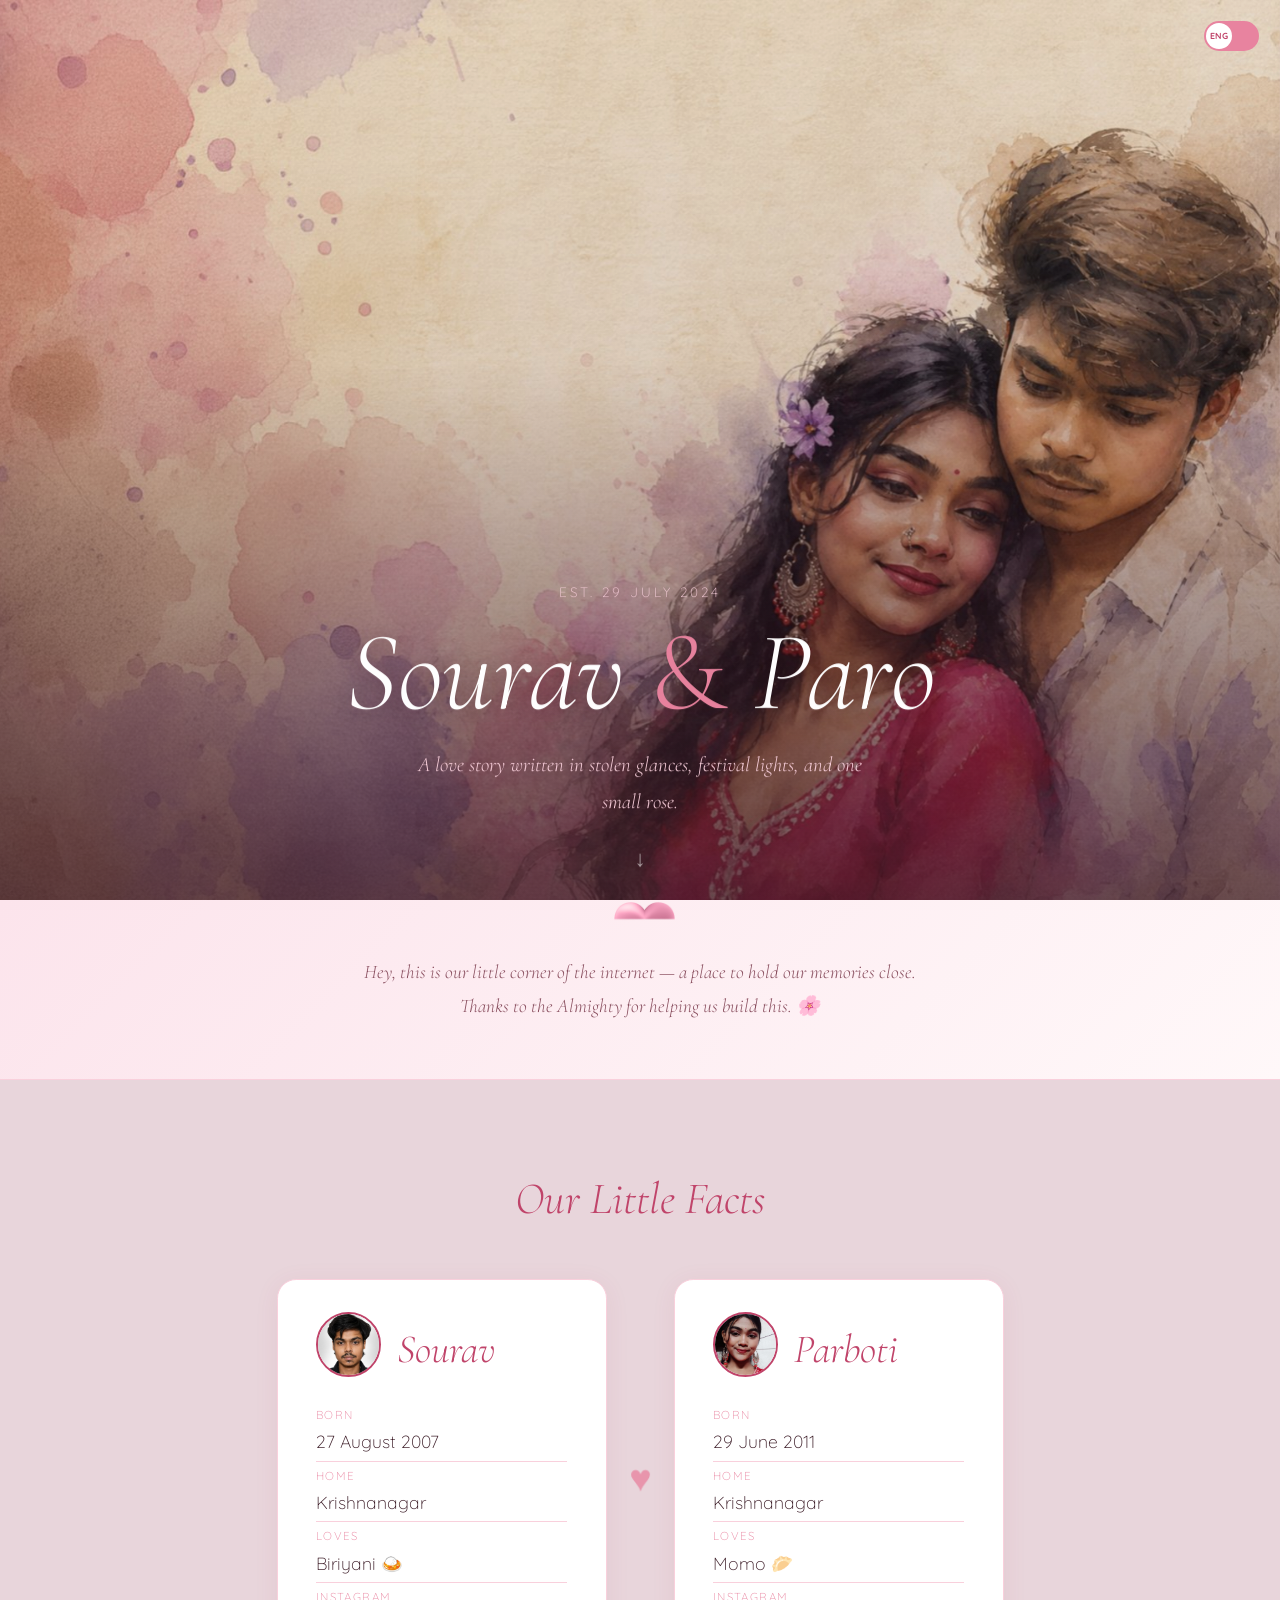
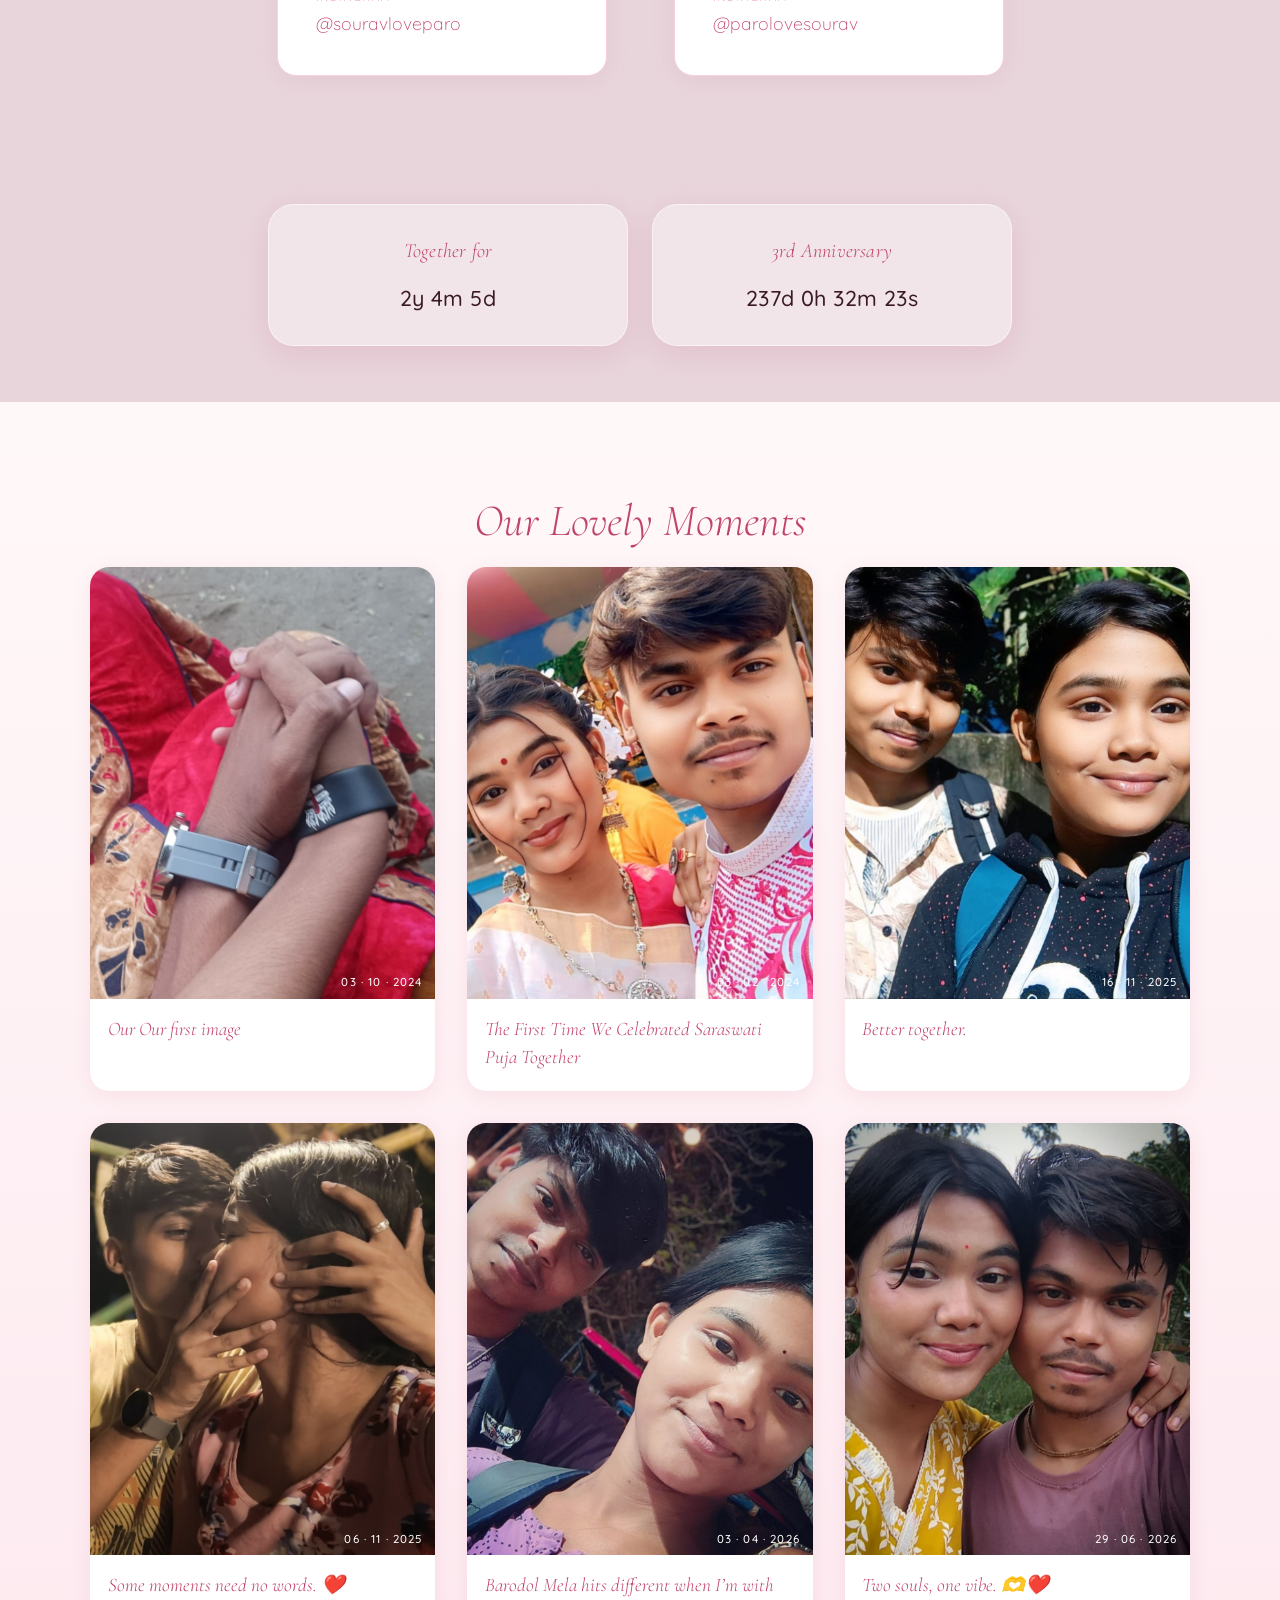
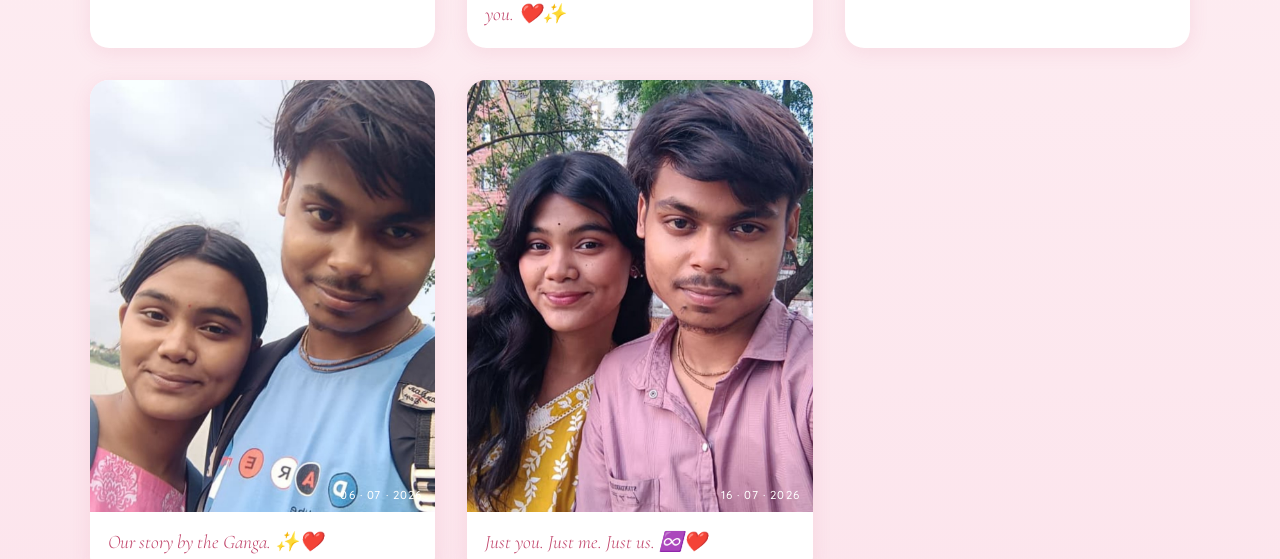
<file: index.html>
<!DOCTYPE html>
<html lang="en">
<head>
<meta charset="UTF-8">
<meta http-equiv="refresh" content="0; url=./Loveria%20by%20ai/index.html">
<title>Redirecting…</title>
</head>
<body>
<p>Redirecting to <a href="./Loveria%20by%20ai/index.html">Sourav & Paro — Our Story</a>…</p>
</body>
</html>
</file>
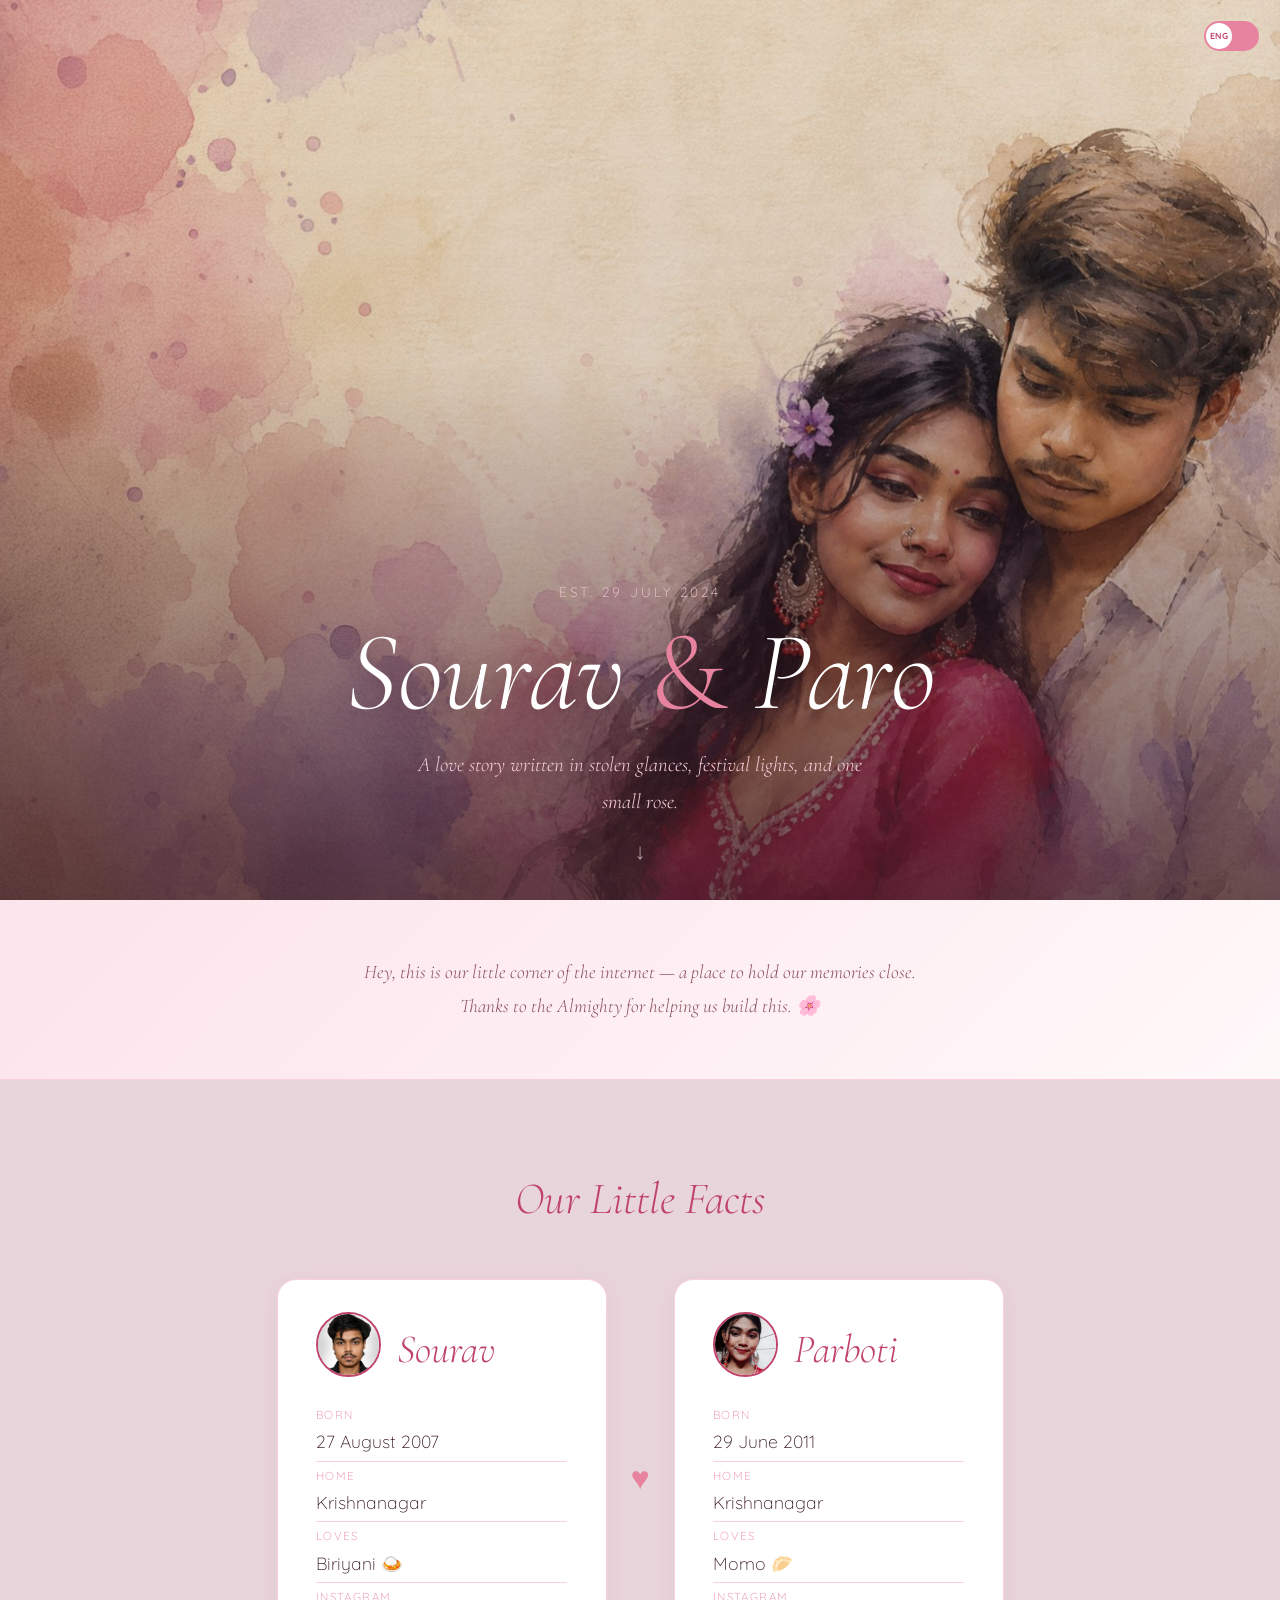
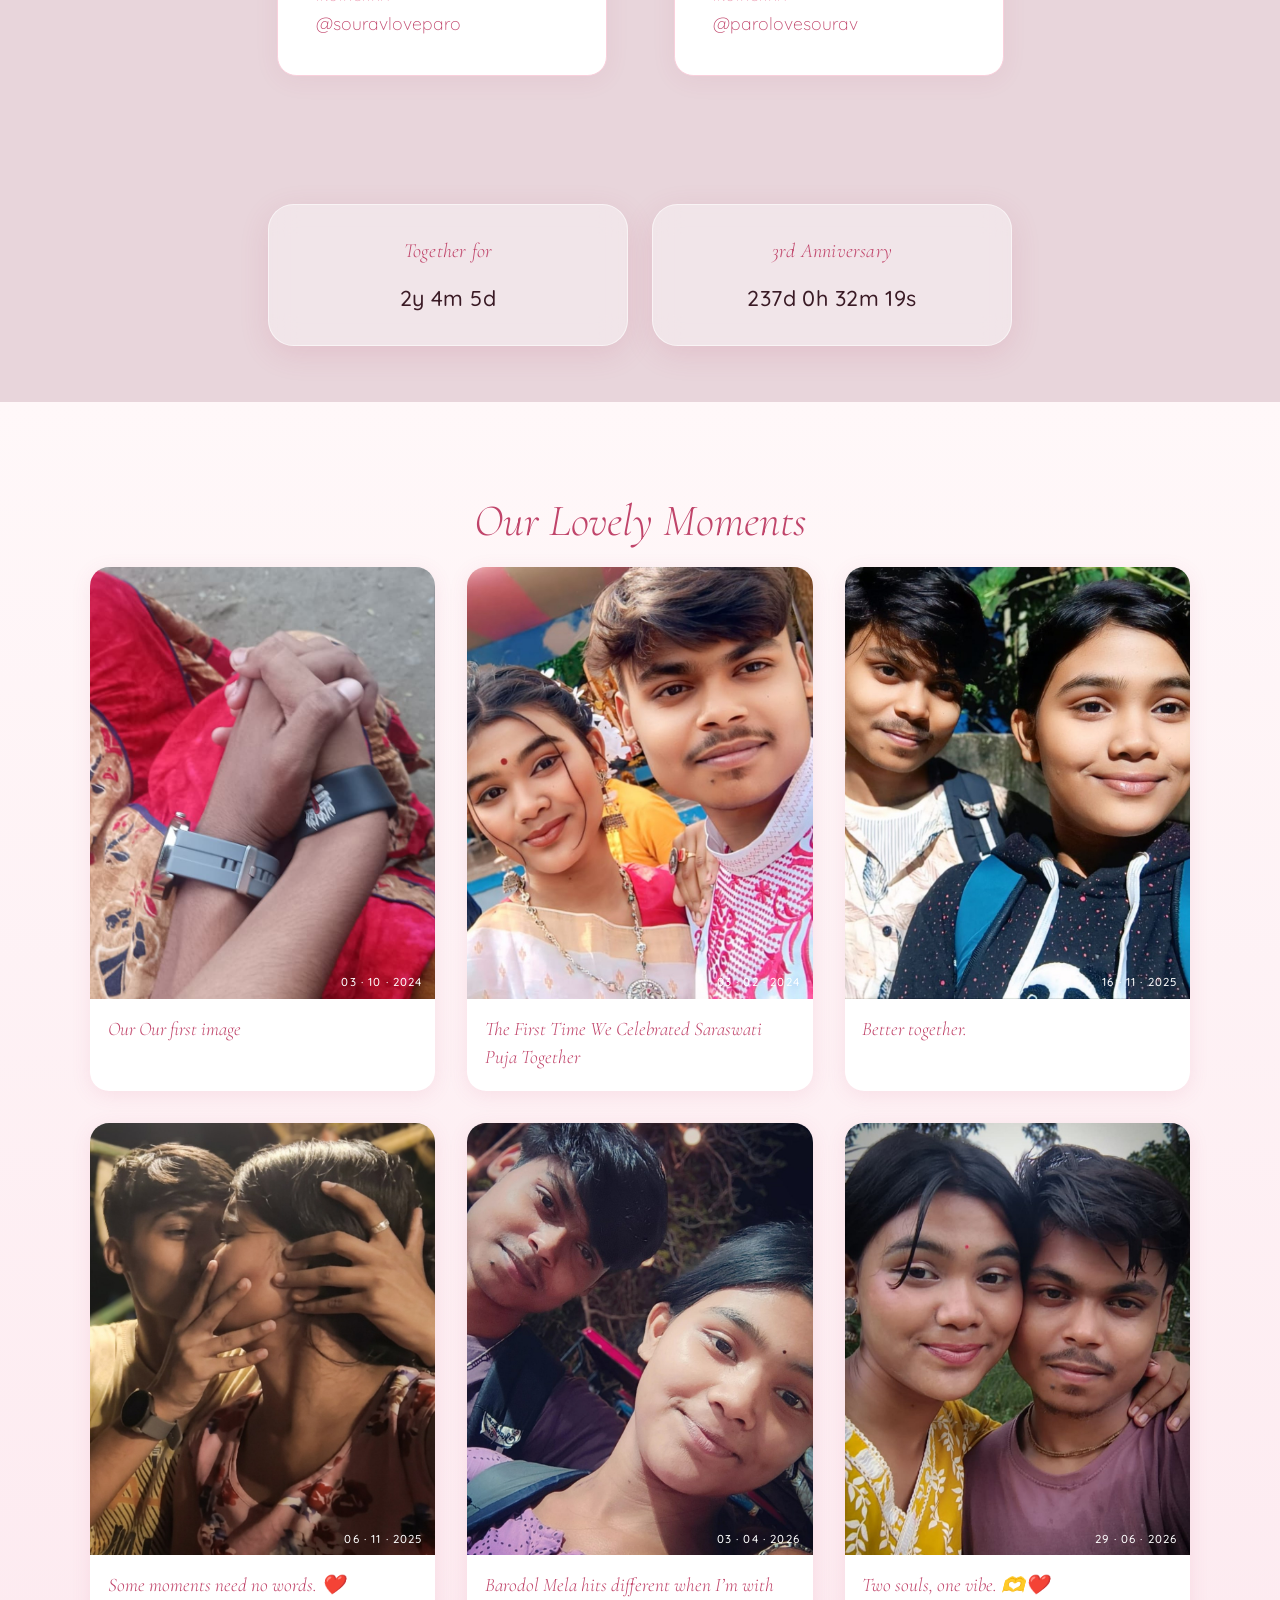
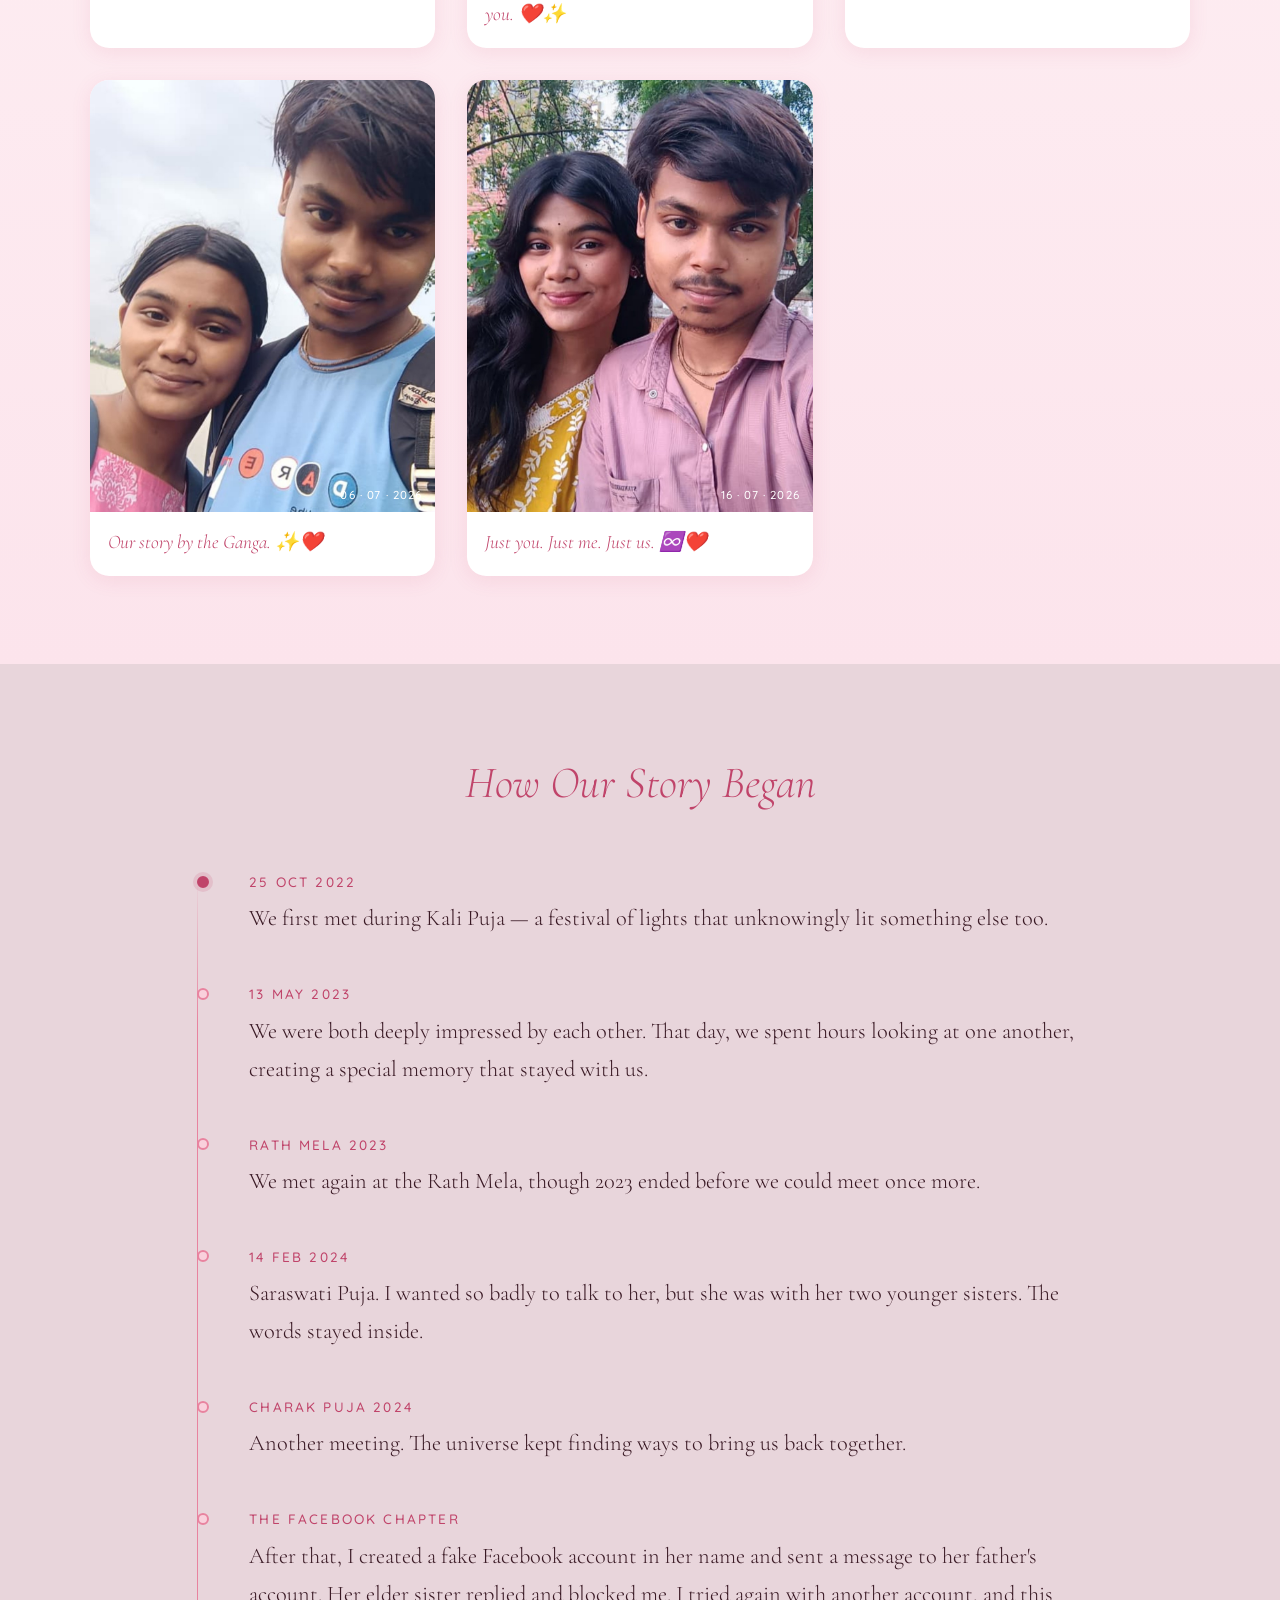
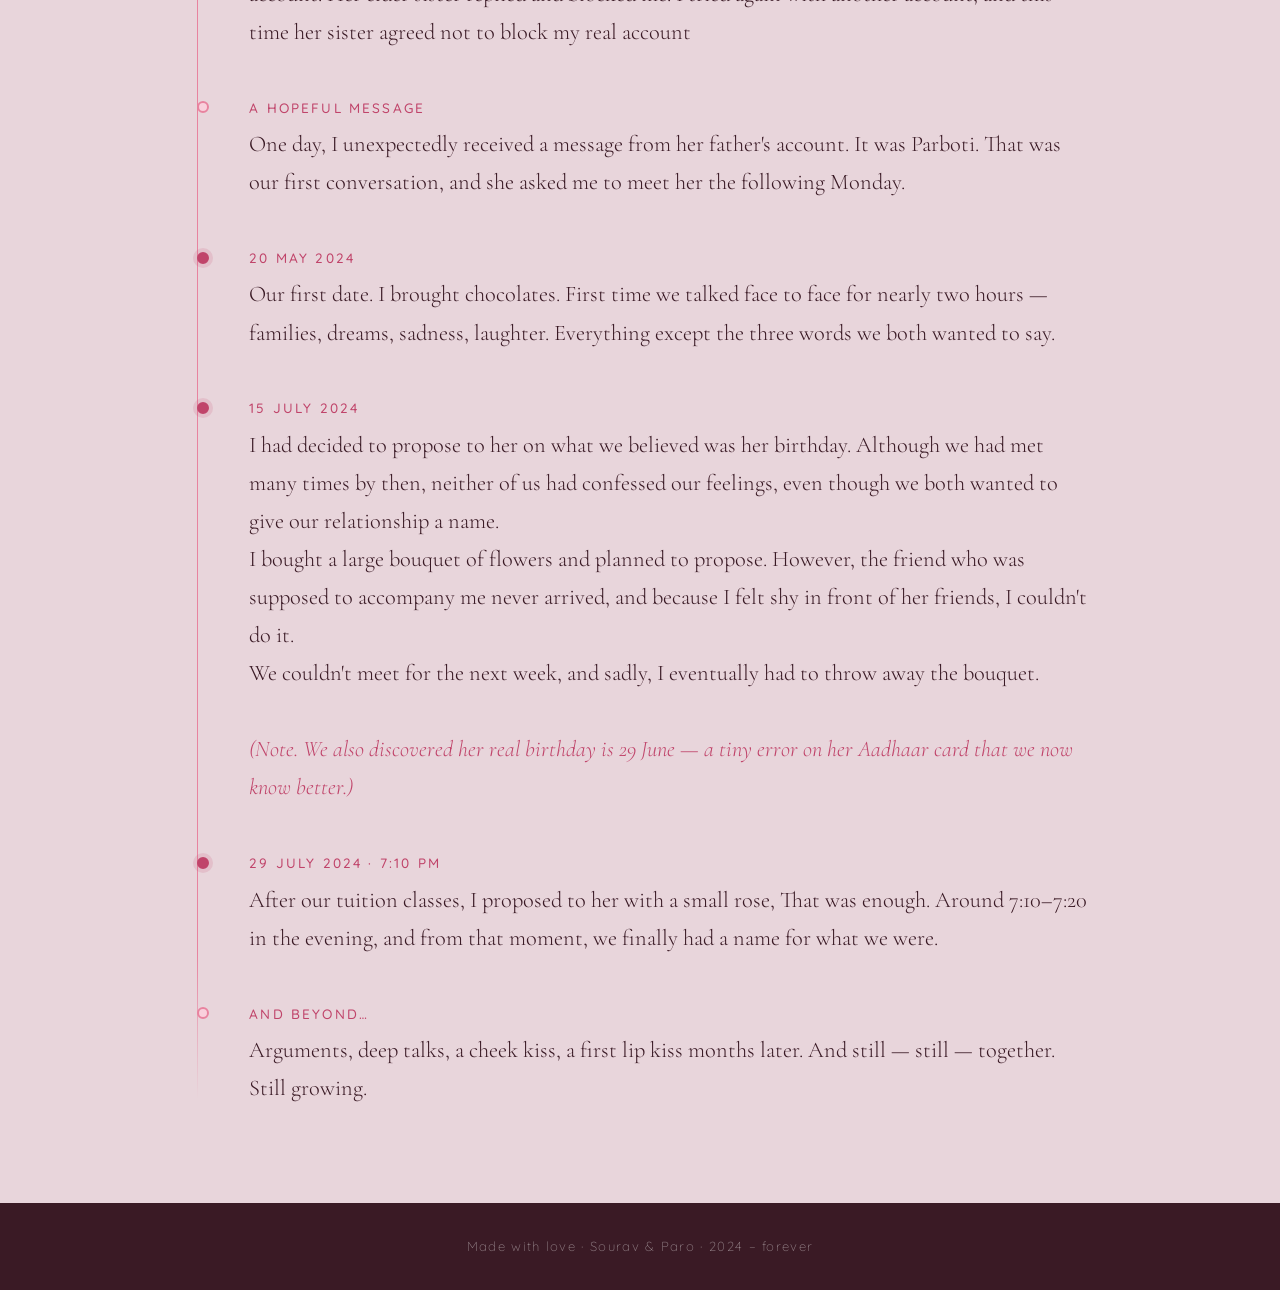
<file: Loveria by ai/index.html>
<!DOCTYPE html>
<html lang="en">
<head>
    <meta charset="UTF-8">
    <meta name="viewport" content="width=device-width, initial-scale=1.0">
    <title>Sourav & Paro — Our Story</title>
    <link rel="icon" type="image/png" href="recources/favicon.png">
    <link rel="preconnect" href="https://fonts.googleapis.com">
    <link href="https://fonts.googleapis.com/css2?family=Cormorant+Garamond:ital,wght@0,300;0,400;1,300;1,400&family=Quicksand:wght@300;400;500&display=swap" rel="stylesheet">
    <link rel="stylesheet" href="style.css">
</head>
<body>


    <div class="lang-toggle-wrap">
    <label class="toggle-switch">
        <input type="checkbox" id="langToggle">
        <span class="toggle-slider"></span>
    </label>
</div>

    <!-- HERO -->
    <section class="hero">
        <div class="hero-overlay"></div>
        <img src="recources/loveria.png" alt="Sourav & Paro" class="hero-img">
        <div class="hero-text">
            <p class="hero-eyebrow">Est. 29 July 2024</p>
            <h1>Sourav <span class="amp">&amp;</span> Paro</h1>
            <p class="hero-sub">A love story written in stolen glances, festival lights, and one small rose.</p>
        </div>
        <div class="scroll-hint">↓</div>
    </section>

    <!-- ABOUT NOTE -->
    <section class="note-section">
        <p class="note">Hey, this is our little corner of the internet — a place to hold our memories close. Thanks to the Almighty for helping us build this. 🌸</p>
    </section>

    <!-- OUR DETAILS -->
    <section class="details-section">
        <h2 class="section-title">Our Little Facts</h2>
        <div class="cards">
            <div class="card">
                <div class="card-top">
                    <div class="card-avatar">
                        <img src="recources/Sourav.jpg" alt="Sourav">
                    </div>
                    <div class="card-name">Sourav</div>
                </div>
                <div class="card-line"><span>Born</span> 27 August 2007</div>
                <div class="card-line"><span>Home</span> Krishnanagar</div>
                <div class="card-line"><span>Loves</span> Biriyani 🍛</div>
                <div class="card-line"><span>Instagram</span><a href="https://www.instagram.com/souravloveparo/" target="_blank">@souravloveparo</a></div>
            </div>
            <div class="card-divider">♥</div>
            <div class="card">
                <div class="card-top">
                    <div class="card-avatar">
                        <img src="recources/Parboti.jpeg" alt="Parboti">
                    </div>
                    <div class="card-name">Parboti</div>
                </div>
                <div class="card-line"><span>Born</span> 29 June 2011</div>
                <div class="card-line"><span>Home</span> Krishnanagar</div>
                <div class="card-line"><span>Loves</span> Momo 🥟</div>
                <div class="card-line"><span>Instagram</span><a href="https://www.instagram.com/parolovesourav/" target="_blank">@parolovesourav</a></div>
            </div>
        </div>
    </section>

    <!-- LIVE COUNTERS -->
    <section class="counters-section">
        <div class="counters-wrap">
            <div class="glass-card">
                <div class="glass-title" data-eng="Together for" data-ben="একসাথে আছি">Together for</div>
                <div class="glass-value" id="togetherFor">—</div>
            </div>
            <div class="glass-card">
                <div class="glass-title" id="annivTitle">— Anniversary</div>
                <div class="glass-value" id="annivCountdown">—</div>
            </div>
        </div>
    </section>

    <!-- PHOTO GALLERY -->
    <section class="gallery-section">
        <h2 class="section-title">Our Lovely Moments</h2>
        <!-- <p class="section-sub">Add your favourite photos here — each one a little forever.</p> -->

        <div class="gallery">

            <!-- Photo slot 1 — replace src with your photo path -->
            <div class="photo-card">
                <div class="photo-frame">
                    <img src="recources\our first image.jpeg" style="object-position: center top;" alt="">
                    <div class="photo-date glass-date" style="display:block">03 · 10 · 2024</div>
                </div>
                <div class="photo-meta">
                    <p class="photo-desc" data-eng="Our first image" data-ben="আমাদের তোলা প্রথম ছবি ">Our Our first image</p>
                </div>
            </div>

            
            
            

            <!-- Photo slot 2 -->
            <div class="photo-card">
                <div class="photo-frame">
                    <img src="recources/slot2-1781592987600.jpg" alt="">
                    <div class="photo-date glass-date" style="display:block">03 · 02 · 2024</div>
                </div>
                <div class="photo-meta">
                    <p class="photo-desc" data-eng="The First Time We Celebrated Saraswati Puja Together" data-ben="আমাদের প্রথম সরস্বতী পূজোর স্মৃতি">The First Time We Celebrated Saraswati Puja Together</p>
                </div>
            </div>
          

            

            <!-- Photo slot 3 -->
            <div class="photo-card">
                <div class="photo-frame">
                    <img src="recources/slot3-1788368484847.jpg" alt="">
                    <div class="photo-date glass-date" style="display:block">16 · 11 · 2025</div>
                </div>
                <div class="photo-meta">
                    <p class="photo-desc" data-eng="Better together." data-ben="একসঙ্গে থাকলেই ভালো লাগে।">Better together.</p>
                </div>
            </div>
            <!-- Photo slot 4 -->
            <div class="photo-card">
                <div class="photo-frame">
                    <img src="recources/slot4-1788417132701.jpg" alt="">
                    <div class="photo-date glass-date" style="display:block">06 · 11 · 2025</div>
                </div>
                <div class="photo-meta">
                    <p class="photo-desc" data-eng="Some moments need no words. ❤️" data-ben="কিছু মুহূর্তের জন্য কোনো শব্দের প্রয়োজন হয় না। ❤️">Some moments need no words. ❤️</p>
                </div>
            </div>
            <!-- Photo slot 5 -->
            <div class="photo-card">
                <div class="photo-frame">
                    <img src="recources/slot5-1788417338453.jpg" alt="">
                    <div class="photo-date glass-date" style="display:block">03 · 04 · 2026</div>
                </div>
                <div class="photo-meta">
                    <p class="photo-desc" data-eng="Barodol Mela hits different when I’m with you. ❤️✨" data-ben="তোমার সাথে বরদোল মেলার মুহূর্তটাই যেন একটু বেশি সুন্দর। ❤️✨">Barodol Mela hits different when I’m with you. ❤️✨</p>
                </div>
            </div>
            <!-- Photo slot 6 -->
            <div class="photo-card">
                <div class="photo-frame">
                    <img src="recources/slot6-1788417666381.jpg" alt="">
                    <div class="photo-date glass-date" style="display:block">29 · 06 · 2026</div>
                </div>
                <div class="photo-meta">
                    <p class="photo-desc" data-eng="Two souls, one vibe. 🫶" data-ben="দুটি প্রাণ, একটাই অনুভূতি। 🫶❤️">Two souls, one vibe. 🫶❤️</p>
                </div>
            </div>
            <!-- Photo slot 7 -->
            <div class="photo-card">
                <div class="photo-frame">
                    <img src="recources/slot7-1788417881149.jpg" alt="">
                    <div class="photo-date glass-date" style="display:block">06 · 07 · 2026</div>
                </div>
                <div class="photo-meta">
                    <p class="photo-desc" data-eng="Our story by the Ganga. ✨❤️" data-ben="গঙ্গার ধারে আমাদের গল্প। ✨❤️">Our story by the Ganga. ✨❤️</p>
                </div>
            </div>
            <!-- Photo slot 8 -->
            <div class="photo-card">
                <div class="photo-frame">
                    <img src="recources/slot8-1788418012277.jpg" alt="">
                    <div class="photo-date glass-date" style="display:block">16 · 07 · 2026</div>
                </div>
                <div class="photo-meta">
                    <p class="photo-desc" data-eng="Just you. Just me. Just us. ♾️❤️" data-ben="শুধু তুমি, শুধু আমি—শুধু আমরা। ♾️❤️">Just you. Just me. Just us. ♾️❤️</p>
                </div>
            </div>
        </div>
    </section>

    <!-- OUR STORY TIMELINE -->
    <section class="timeline-section">
        <h2 class="section-title">How Our Story Began</h2>

        <div class="timeline">

            <div class="tl-item">
                <div class="tl-dot heart-dot"></div>
                <div class="tl-date">25 Oct 2022</div>
                <div class="tl-text">We first met during Kali Puja — a festival of lights that unknowingly lit something else too.</div>
            </div>

            <div class="tl-item">
                <div class="tl-dot"></div>
                <div class="tl-date">13 May 2023</div>
                <div class="tl-text">We were both deeply impressed by each other. That day, we spent hours looking at one another, creating a special memory that stayed with us.</div>
            </div>

            <div class="tl-item">
                <div class="tl-dot"></div>
                <div class="tl-date">Rath Mela 2023</div>
                <div class="tl-text">We met again at the Rath Mela, though 2023 ended before we could meet once more.</div>
            </div>

            <div class="tl-item">
                <div class="tl-dot"></div>
                <div class="tl-date">14 Feb 2024</div>
                <div class="tl-text">Saraswati Puja. I wanted so badly to talk to her, but she was with her two younger sisters. The words stayed inside.</div>
            </div>

            <div class="tl-item">
                <div class="tl-dot"></div>
                <div class="tl-date">Charak Puja 2024</div>
                <div class="tl-text">Another meeting. The universe kept finding ways to bring us back together.</div>
            </div>

            <div class="tl-item">
                <div class="tl-dot"></div>
                <div class="tl-date">The Facebook Chapter</div>
                <div class="tl-text">After that, I created a fake Facebook account in her name and sent a message to her father's account. Her elder sister replied and blocked me. I tried again with another account, and this time her sister agreed not to block my real account</div>
            </div>

            <div class="tl-item">
                <div class="tl-dot"></div>
                <div class="tl-date">A Hopeful Message</div>
                <div class="tl-text">One day, I unexpectedly received a message from her father's account. It was Parboti. That was our first conversation, and she asked me to meet her the following Monday.</div>
            </div>

            <div class="tl-item">
                <div class="tl-dot heart-dot"></div>
                <div class="tl-date">20 May 2024</div>
                <div class="tl-text">Our first date. I brought chocolates. First time we talked face to face for nearly two hours — families, dreams, sadness, laughter. Everything except the three words we both wanted to say.</div>
            </div>

            <div class="tl-item">
                <div class="tl-dot heart-dot"></div>
                <div class="tl-date">15 July 2024</div>
                <div class="tl-text">I had decided to propose to her on what we believed was her birthday. Although we had met many times by then, neither of us had confessed our feelings, even though we both wanted to give our relationship a name. <br> 
                    I bought a large bouquet of flowers and planned to propose. However, the friend who was supposed to accompany me never arrived, and because I felt shy in front of her friends, I couldn't do it. <br> 
                    We couldn't meet for the next week, and sadly, I eventually had to throw away the bouquet.
                    <br><br><em>(Note. We also discovered her real birthday is 29 June — a tiny error on her Aadhaar card that we now know better.)</em></div>
            </div>

            <div class="tl-item">
                <div class="tl-dot heart-dot"></div>
                <div class="tl-date">29 July 2024 · 7:10 PM</div>
                <div class="tl-text">After our tuition classes, I proposed to her with a small rose, That was enough. Around 7:10–7:20 in the evening, and from that moment, we finally had a name for what we were.</div>
            </div>

            <div class="tl-item">
                <div class="tl-dot"></div>
                <div class="tl-date">And beyond…</div>
                <div class="tl-text">Arguments, deep talks, a cheek kiss, a first lip kiss months later. And still — still — together. Still growing.</div> 
                
            </div>

        </div>
    </section>

    <!-- FOOTER -->
    <footer>
        <p>Made with love · Sourav &amp; Paro · 2024 – forever</p>
    </footer>

    <script src="script.js"></script>
</body>
</html>
</file>
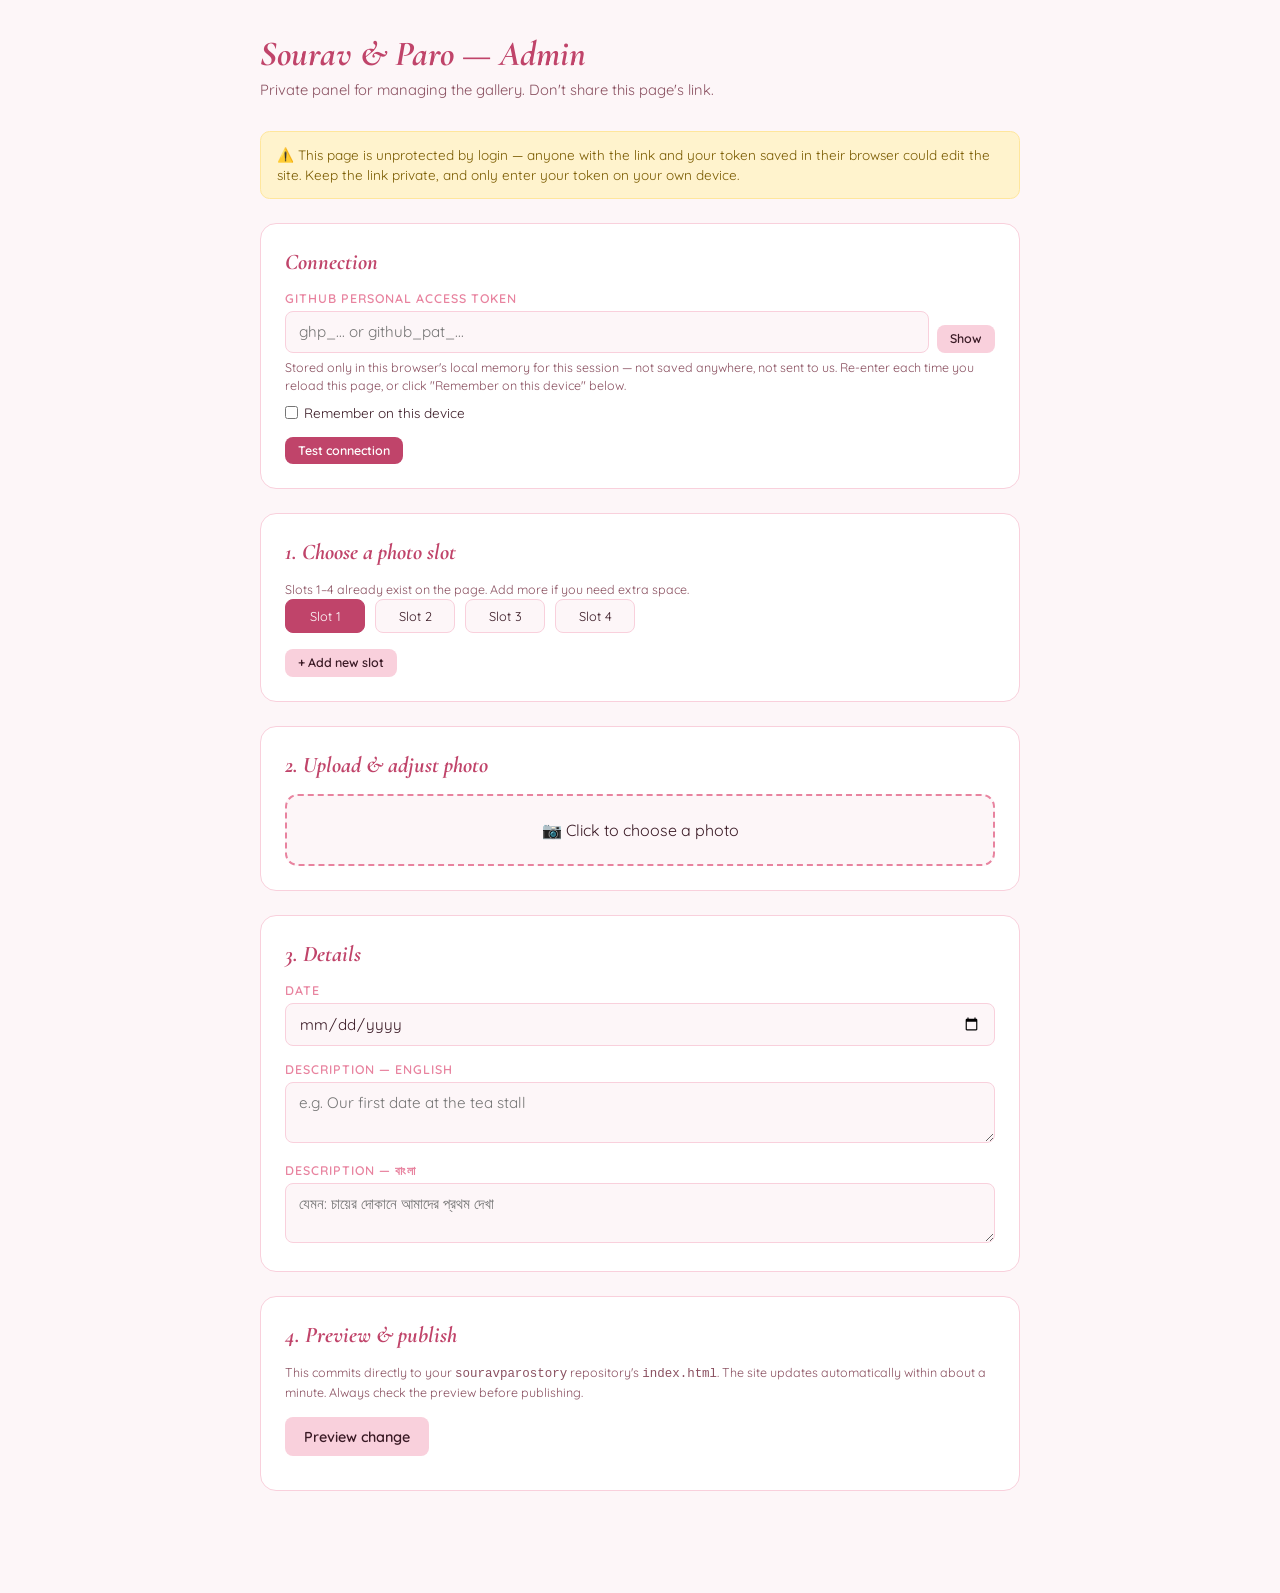
<file: Loveria by ai/admin.html>
<!DOCTYPE html>
<html lang="en">
<head>
<meta charset="UTF-8">
<meta name="viewport" content="width=device-width, initial-scale=1.0">
<title>Sourav & Paro — Admin</title>
<link href="https://fonts.googleapis.com/css2?family=Cormorant+Garamond:ital,wght@0,400;1,400&family=Quicksand:wght@400;500;600&display=swap" rel="stylesheet">
<style>
:root{
  --rose:#c0446a;
  --rose-light:#e8839f;
  --petal:#f9d0dc;
  --cream:#fdf6f8;
  --ink:#3a1a25;
  --muted:#8a5060;
  --ok:#3a8a5c;
  --err:#c0392b;
}
*{box-sizing:border-box;margin:0;padding:0;}
body{
  font-family:'Quicksand',sans-serif;
  background:var(--cream);
  color:var(--ink);
  padding:2rem 1.2rem 5rem;
}
.wrap{max-width:760px;margin:0 auto;}
h1{
  font-family:'Cormorant Garamond',serif;
  font-style:italic;
  font-size:2.2rem;
  color:var(--rose);
  margin-bottom:0.3rem;
}
.subtitle{color:var(--muted);font-size:0.92rem;margin-bottom:2rem;}

.card{
  background:#fff;
  border:1px solid var(--petal);
  border-radius:1rem;
  padding:1.5rem;
  margin-bottom:1.5rem;
}
.card h2{
  font-family:'Cormorant Garamond',serif;
  font-style:italic;
  font-size:1.4rem;
  color:var(--rose);
  margin-bottom:1rem;
}
label{
  display:block;
  font-size:0.78rem;
  text-transform:uppercase;
  letter-spacing:0.08em;
  color:var(--rose-light);
  margin-bottom:0.3rem;
  margin-top:1rem;
  font-weight:600;
}
label:first-of-type{margin-top:0;}
input[type=text], input[type=password], input[type=date], textarea{
  width:100%;
  padding:0.65rem 0.8rem;
  border:1px solid var(--petal);
  border-radius:0.5rem;
  font-family:'Quicksand',sans-serif;
  font-size:0.95rem;
  color:var(--ink);
  background:var(--cream);
}
textarea{resize:vertical;min-height:60px;}
input:focus, textarea:focus{outline:2px solid var(--rose-light);}

.token-row{display:flex;gap:0.5rem;align-items:flex-end;}
.token-row input{flex:1;}
button{
  font-family:'Quicksand',sans-serif;
  font-weight:600;
  font-size:0.9rem;
  border:none;
  border-radius:0.5rem;
  padding:0.65rem 1.2rem;
  cursor:pointer;
  transition:transform 0.15s, opacity 0.15s;
}
button:hover{transform:translateY(-1px);}
button:active{transform:translateY(0);}
button:disabled{opacity:0.5;cursor:not-allowed;transform:none;}

.btn-primary{background:var(--rose);color:#fff;}
.btn-secondary{background:var(--petal);color:var(--ink);}
.btn-small{padding:0.4rem 0.8rem;font-size:0.78rem;}

.status-pill{
  display:inline-block;
  font-size:0.75rem;
  padding:0.2rem 0.6rem;
  border-radius:1rem;
  margin-left:0.5rem;
  vertical-align:middle;
}
.status-ok{background:#dff3e6;color:var(--ok);}
.status-err{background:#fbe1de;color:var(--err);}

.drop-zone{
  border:2px dashed var(--rose-light);
  border-radius:0.8rem;
  padding:1.5rem;
  text-align:center;
  cursor:pointer;
  background:var(--cream);
  transition:background 0.2s;
}
.drop-zone:hover{background:var(--petal);}
.drop-zone.has-image{padding:0;border-style:solid;overflow:hidden;}

#cropCanvasWrap{
  position:relative;
  width:100%;
  aspect-ratio:4/5;
  background:#222;
  border-radius:0.8rem;
  overflow:hidden;
  display:none;
  touch-action:none;
}
#cropCanvasWrap canvas{width:100%;height:100%;display:block;}
.zoom-row{display:flex;align-items:center;gap:0.8rem;margin-top:0.8rem;}
.zoom-row input[type=range]{flex:1;}
.zoom-row span{font-size:0.8rem;color:var(--muted);min-width:3.2rem;text-align:right;}

.hint{font-size:0.78rem;color:var(--muted);margin-top:0.4rem;line-height:1.4;}

.slot-grid{display:grid;grid-template-columns:repeat(auto-fill,minmax(80px,1fr));gap:0.6rem;margin-bottom:1rem;}
.slot-pill{
  border:1px solid var(--petal);
  border-radius:0.5rem;
  padding:0.5rem;
  text-align:center;
  font-size:0.8rem;
  cursor:pointer;
  background:var(--cream);
}
.slot-pill.selected{background:var(--rose);color:#fff;border-color:var(--rose);}
.slot-pill.filled::after{content:" •";color:var(--ok);}

.log-box{
  background:#1b1015;
  color:#e8d5db;
  font-family:monospace;
  font-size:0.78rem;
  padding:0.8rem;
  border-radius:0.5rem;
  max-height:160px;
  overflow-y:auto;
  margin-top:1rem;
  white-space:pre-wrap;
  display:none;
}

.actions-row{display:flex;gap:0.6rem;flex-wrap:wrap;margin-top:1rem;}

.banner{
  background:#fff3cd;
  border:1px solid #ffe69c;
  color:#7a5b00;
  padding:0.8rem 1rem;
  border-radius:0.6rem;
  font-size:0.85rem;
  margin-bottom:1.5rem;
  line-height:1.5;
}
</style>
</head>
<body>
<div class="wrap">

  <h1>Sourav & Paro — Admin</h1>
  <p class="subtitle">Private panel for managing the gallery. Don't share this page's link.</p>

  <div class="banner">
    ⚠️ This page is unprotected by login — anyone with the link and your token saved in their browser could edit the site. Keep the link private, and only enter your token on your own device.
  </div>

  <!-- CONNECTION -->
  <div class="card">
    <h2>Connection</h2>
    <label>GitHub Personal Access Token</label>
    <div class="token-row">
      <input type="password" id="ghToken" placeholder="ghp_... or github_pat_...">
      <button class="btn-secondary btn-small" id="toggleTokenBtn">Show</button>
    </div>
    <p class="hint">Stored only in this browser's local memory for this session — not saved anywhere, not sent to us. Re-enter each time you reload this page, or click "Remember on this device" below.</p>
    <label style="display:flex;align-items:center;gap:0.4rem;margin-top:0.6rem;text-transform:none;letter-spacing:normal;font-size:0.85rem;color:var(--ink);font-weight:400;">
      <input type="checkbox" id="rememberToken" style="width:auto;"> Remember on this device
    </label>
    <div class="actions-row">
      <button class="btn-primary btn-small" id="testConnBtn">Test connection</button>
      <span id="connStatus"></span>
    </div>
  </div>

  <!-- SLOT PICKER -->
  <div class="card">
    <h2>1. Choose a photo slot</h2>
    <p class="hint">Slots 1–4 already exist on the page. Add more if you need extra space.</p>
    <div class="slot-grid" id="slotGrid"></div>
    <button class="btn-secondary btn-small" id="addSlotBtn">+ Add new slot</button>
  </div>

  <!-- IMAGE UPLOAD + CROP -->
  <div class="card">
    <h2>2. Upload & adjust photo</h2>
    <div class="drop-zone" id="dropZone">
      <input type="file" id="fileInput" accept="image/*" style="display:none;">
      <span id="dropZoneLabel">📷 Click to choose a photo</span>
    </div>
    <div id="cropCanvasWrap">
      <canvas id="cropCanvas"></canvas>
    </div>
    <div class="zoom-row" id="zoomRow" style="display:none;">
      <span>Zoom</span>
      <input type="range" id="zoomSlider" min="100" max="300" value="100">
      <span id="zoomVal">100%</span>
    </div>
    <p class="hint" id="dragHint" style="display:none;">Drag the photo to reposition it inside the frame.</p>
  </div>

  <!-- DETAILS -->
  <div class="card">
    <h2>3. Details</h2>
    <label>Date</label>
    <input type="date" id="photoDate">

    <label>Description — English</label>
    <textarea id="descEng" placeholder="e.g. Our first date at the tea stall"></textarea>

    <label>Description — বাংলা</label>
    <textarea id="descBen" placeholder="যেমন: চায়ের দোকানে আমাদের প্রথম দেখা"></textarea>
  </div>

  <!-- PUBLISH -->
  <div class="card">
    <h2>4. Preview & publish</h2>
    <p class="hint">This commits directly to your <code>souravparostory</code> repository's <code>index.html</code>. The site updates automatically within about a minute. Always check the preview before publishing.</p>
    <div class="actions-row">
      <button class="btn-secondary" id="previewBtn">Preview change</button>
    </div>
    <div id="previewBox" style="display:none;margin-top:1rem;">
      <label>What will be written for this slot</label>
      <textarea id="previewText" readonly style="min-height:140px;font-family:monospace;font-size:0.75rem;"></textarea>
      <div class="actions-row">
        <button class="btn-primary" id="publishBtn">Publish this to the website</button>
      </div>
    </div>
    <div id="publishStatus" style="margin-top:0.6rem;"></div>
    <div class="log-box" id="logBox"></div>
  </div>

</div>

<script>
const GH_USER = 'novaeditstudio-blip';
const GH_REPO = 'souravparostory';
const GH_BRANCH = 'main';
const SITE_FOLDER = 'Loveria by ai';
const IMAGE_SUBFOLDER = 'recources'; // folder name as it appears inside SITE_FOLDER
const IMAGE_UPLOAD_FOLDER = `${SITE_FOLDER}/${IMAGE_SUBFOLDER}`; // full path for GitHub uploads
const IMAGE_FOLDER = IMAGE_SUBFOLDER; // relative path used inside index.html's <img src>, since index.html lives inside SITE_FOLDER
const FRAME_RATIO = 4 / 5; // matches .photo-frame aspect-ratio in style.css

let token = '';
let slots = [1, 2, 3, 4];
let selectedSlot = 1;
let currentFileBase64 = null;
let currentFileName = null;
let img = new Image();
let imgLoaded = false;
let zoom = 1;
let offsetX = 0, offsetY = 0;
let dragging = false, lastX = 0, lastY = 0;

const logBox = document.getElementById('logBox');
function log(msg) {
  logBox.style.display = 'block';
  logBox.textContent += msg + '\n';
  logBox.scrollTop = logBox.scrollHeight;
}

// ── TOKEN HANDLING ──────────────────────────────
const tokenInput = document.getElementById('ghToken');
const rememberBox = document.getElementById('rememberToken');
if (sessionStorage.getItem('gh_token_session')) {
  tokenInput.value = sessionStorage.getItem('gh_token_session');
}
document.getElementById('toggleTokenBtn').addEventListener('click', () => {
  tokenInput.type = tokenInput.type === 'password' ? 'text' : 'password';
});
tokenInput.addEventListener('input', () => {
  token = tokenInput.value.trim();
  if (rememberBox.checked) sessionStorage.setItem('gh_token_session', token);
});
rememberBox.addEventListener('change', () => {
  if (rememberBox.checked) sessionStorage.setItem('gh_token_session', tokenInput.value.trim());
  else sessionStorage.removeItem('gh_token_session');
});

async function ghRequest(path, opts = {}) {
  const res = await fetch(`https://api.github.com/repos/${GH_USER}/${GH_REPO}${path}`, {
    ...opts,
    headers: {
      'Authorization': `Bearer ${token}`,
      'Accept': 'application/vnd.github+json',
      ...(opts.headers || {})
    }
  });
  return res;
}

document.getElementById('testConnBtn').addEventListener('click', async () => {
  const statusEl = document.getElementById('connStatus');
  statusEl.innerHTML = '<span class="status-pill">Checking…</span>';
  if (!token) {
    statusEl.innerHTML = '<span class="status-pill status-err">Enter a token first</span>';
    return;
  }
  try {
    const res = await ghRequest('');
    if (res.ok) {
      statusEl.innerHTML = '<span class="status-pill status-ok">Connected ✓</span>';
    } else {
      const body = await res.json().catch(() => ({}));
      statusEl.innerHTML = `<span class="status-pill status-err">Failed (${res.status})</span>`;
      log(`Connection test failed: ${res.status} ${body.message || ''}`);
    }
  } catch (e) {
    statusEl.innerHTML = '<span class="status-pill status-err">Network error</span>';
    log('Connection test error: ' + e.message);
  }
});

// ── SLOT PICKER ──────────────────────────────────
function renderSlots() {
  const grid = document.getElementById('slotGrid');
  grid.innerHTML = '';
  slots.forEach(n => {
    const pill = document.createElement('div');
    pill.className = 'slot-pill' + (n === selectedSlot ? ' selected' : '');
    pill.textContent = 'Slot ' + n;
    pill.addEventListener('click', () => { selectedSlot = n; renderSlots(); });
    grid.appendChild(pill);
  });
}
renderSlots();

document.getElementById('addSlotBtn').addEventListener('click', () => {
  const next = Math.max(...slots) + 1;
  slots.push(next);
  selectedSlot = next;
  renderSlots();
});

// ── IMAGE UPLOAD ───────────────────────────────────
const dropZone = document.getElementById('dropZone');
const fileInput = document.getElementById('fileInput');
const canvasWrap = document.getElementById('cropCanvasWrap');
const canvas = document.getElementById('cropCanvas');
const ctx = canvas.getContext('2d');
const zoomRow = document.getElementById('zoomRow');
const zoomSlider = document.getElementById('zoomSlider');
const zoomVal = document.getElementById('zoomVal');
const dragHint = document.getElementById('dragHint');

dropZone.addEventListener('click', () => fileInput.click());
fileInput.addEventListener('change', (e) => {
  if (e.target.files[0]) loadFile(e.target.files[0]);
});
dropZone.addEventListener('dragover', (e) => { e.preventDefault(); });
dropZone.addEventListener('drop', (e) => {
  e.preventDefault();
  if (e.dataTransfer.files[0]) loadFile(e.dataTransfer.files[0]);
});

function loadFile(file) {
  currentFileName = file.name;
  const reader = new FileReader();
  reader.onload = (ev) => {
    currentFileBase64 = ev.target.result.split(',')[1];
    img = new Image();
    img.onload = () => {
      imgLoaded = true;
      zoom = 1;
      offsetX = 0;
      offsetY = 0;
      zoomSlider.value = 100;
      zoomVal.textContent = '100%';
      canvasWrap.style.display = 'block';
      zoomRow.style.display = 'flex';
      dragHint.style.display = 'block';
      document.getElementById('dropZoneLabel').textContent = '📷 ' + file.name + ' (click to change)';
      resizeCanvas();
      drawCanvas();
    };
    img.src = ev.target.result;
  };
  reader.readAsDataURL(file);
}

function resizeCanvas() {
  const rect = canvasWrap.getBoundingClientRect();
  canvas.width = rect.width;
  canvas.height = rect.height;
}
window.addEventListener('resize', () => { if (imgLoaded) { resizeCanvas(); drawCanvas(); } });

function drawCanvas() {
  if (!imgLoaded) return;
  const cw = canvas.width, ch = canvas.height;
  ctx.clearRect(0, 0, cw, ch);
  ctx.fillStyle = '#222';
  ctx.fillRect(0, 0, cw, ch);

  // base scale: cover the canvas at zoom=1
  const baseScale = Math.max(cw / img.width, ch / img.height);
  const scale = baseScale * zoom;
  const drawW = img.width * scale;
  const drawH = img.height * scale;

  let dx = (cw - drawW) / 2 + offsetX;
  let dy = (ch - drawH) / 2 + offsetY;

  // clamp so image always covers the canvas
  dx = Math.min(0, Math.max(dx, cw - drawW));
  dy = Math.min(0, Math.max(dy, ch - drawH));
  offsetX = dx - (cw - drawW) / 2;
  offsetY = dy - (ch - drawH) / 2;

  ctx.drawImage(img, dx, dy, drawW, drawH);
}

zoomSlider.addEventListener('input', () => {
  zoom = zoomSlider.value / 100;
  zoomVal.textContent = zoomSlider.value + '%';
  drawCanvas();
});

function startDrag(x, y) { dragging = true; lastX = x; lastY = y; }
function moveDrag(x, y) {
  if (!dragging) return;
  offsetX += (x - lastX);
  offsetY += (y - lastY);
  lastX = x; lastY = y;
  drawCanvas();
}
function endDrag() { dragging = false; }

canvas.addEventListener('mousedown', (e) => startDrag(e.clientX, e.clientY));
window.addEventListener('mousemove', (e) => moveDrag(e.clientX, e.clientY));
window.addEventListener('mouseup', endDrag);
canvas.addEventListener('touchstart', (e) => {
  const t = e.touches[0]; startDrag(t.clientX, t.clientY);
}, { passive: true });
canvas.addEventListener('touchmove', (e) => {
  const t = e.touches[0]; moveDrag(t.clientX, t.clientY);
}, { passive: true });
canvas.addEventListener('touchend', endDrag);

// Export the cropped result as a fixed-size JPEG matching FRAME_RATIO
function exportCroppedImage() {
  const OUT_W = 1000;
  const OUT_H = Math.round(OUT_W / FRAME_RATIO);
  const outCanvas = document.createElement('canvas');
  outCanvas.width = OUT_W;
  outCanvas.height = OUT_H;
  const outCtx = outCanvas.getContext('2d');

  const cw = canvas.width, ch = canvas.height;
  const baseScale = Math.max(cw / img.width, ch / img.height);
  const scale = baseScale * zoom;
  const drawW = img.width * scale;
  const drawH = img.height * scale;
  let dx = (cw - drawW) / 2 + offsetX;
  let dy = (ch - drawH) / 2 + offsetY;

  // scale factor from preview canvas to output canvas
  const sx = OUT_W / cw;
  const sy = OUT_H / ch;

  outCtx.drawImage(img, dx * sx, dy * sy, drawW * sx, drawH * sy);
  return outCanvas.toDataURL('image/jpeg', 0.88).split(',')[1];
}

// ── GITHUB FILE HELPERS ──────────────────────────
function encodePath(path) {
  // Encode each segment separately so "/" stays as a path separator
  return path.split('/').map(seg => encodeURIComponent(seg)).join('/');
}

async function getFileSha(path) {
  const res = await ghRequest(`/contents/${encodePath(path)}?ref=${GH_BRANCH}`);
  if (res.status === 404) return null;
  if (!res.ok) throw new Error(`Failed to read ${path}: ${res.status}`);
  const data = await res.json();
  return data.sha;
}

async function getFileContent(path) {
  const res = await ghRequest(`/contents/${encodePath(path)}?ref=${GH_BRANCH}`);
  if (!res.ok) throw new Error(`Failed to read ${path}: ${res.status}`);
  const data = await res.json();
  return { content: decodeURIComponent(escape(atob(data.content))), sha: data.sha };
}

async function putFile(path, base64Content, message, sha) {
  const body = {
    message,
    content: base64Content,
    branch: GH_BRANCH
  };
  if (sha) body.sha = sha;
  const res = await ghRequest(`/contents/${encodePath(path)}`, {
    method: 'PUT',
    headers: { 'Content-Type': 'application/json' },
    body: JSON.stringify(body)
  });
  if (!res.ok) {
    const errBody = await res.json().catch(() => ({}));
    throw new Error(`Failed to write ${path}: ${res.status} ${errBody.message || ''}`);
  }
  return res.json();
}

function utf8ToBase64(str) {
  return btoa(unescape(encodeURIComponent(str)));
}

// ── BUILD HTML SNIPPET FOR A SLOT ─────────────────
function buildSlotHTML(slotNum, imagePath, dateStr, descEng, descBen) {
  const dateBadge = dateStr
    ? `\n                    <div class="photo-date glass-date" style="display:block">${formatDate(dateStr)}</div>`
    : '';
  return `            <!-- Photo slot ${slotNum} -->
            <div class="photo-card">
                <div class="photo-frame">
                    <img src="${IMAGE_FOLDER}/${imagePath}" alt="">${dateBadge}
                </div>
                <div class="photo-meta">
                    <p class="photo-desc" data-eng="${escapeHtmlAttr(descEng)}" data-ben="${escapeHtmlAttr(descBen)}">${escapeHtml(descEng)}</p>
                </div>
            </div>`;
}

function formatDate(isoStr) {
  const [y, m, d] = isoStr.split('-');
  return `${d} · ${m} · ${y}`;
}
function escapeHtml(s) {
  return s.replace(/&/g, '&amp;').replace(/</g, '&lt;').replace(/>/g, '&gt;');
}
function escapeHtmlAttr(s) {
  return s.replace(/&/g, '&amp;').replace(/"/g, '&quot;').replace(/</g, '&lt;').replace(/>/g, '&gt;');
}

// ── FIND THE <div class="gallery"> CONTAINER BOUNDARIES ──
// Returns {openLine, closeLine} (0-indexed) — openLine is the line with
// <div class="gallery">, closeLine is the line with its matching </div>.
function findGalleryBounds(lines) {
  let openLine = -1;
  for (let i = 0; i < lines.length; i++) {
    if (/<div\s+class="gallery">/.test(lines[i])) { openLine = i; break; }
  }
  if (openLine === -1) return null;

  let depth = 0;
  let closeLine = -1;
  for (let i = openLine; i < lines.length; i++) {
    const opens = (lines[i].match(/<div\b/g) || []).length;
    const closes = (lines[i].match(/<\/div>/g) || []).length;
    depth += opens - closes;
    if (depth === 0 && i > openLine) { closeLine = i; break; }
  }
  if (closeLine === -1) return null;
  return { openLine, closeLine };
}

// ── FIND SLOT BLOCK BY LINE SCANNING (robust, no fragile regex) ──
// Finds the line range of a photo-card block that follows a "Photo slot N" comment.
// Only searches within the gallery container if bounds are provided.
// Returns {startLine, endLine, indent} (0-indexed, inclusive) or null if not found.
function findSlotBlock(lines, slotNum, galleryBounds) {
  const searchStart = galleryBounds ? galleryBounds.openLine : 0;
  const searchEnd = galleryBounds ? galleryBounds.closeLine : lines.length;

  const commentRe = new RegExp(`Photo slot ${slotNum}\\b`);
  let startLine = -1;
  for (let i = searchStart; i < searchEnd; i++) {
    if (commentRe.test(lines[i])) { startLine = i; break; }
  }
  if (startLine === -1) return null;

  // Find the opening <div class="photo-card"> on or after startLine
  let divLine = -1;
  for (let i = startLine; i < Math.min(startLine + 4, searchEnd); i++) {
    if (lines[i].includes('class="photo-card"')) { divLine = i; break; }
  }
  if (divLine === -1) return null;

  const indentMatch = lines[divLine].match(/^(\s*)/);
  const indent = indentMatch ? indentMatch[1] : '';

  // Walk forward counting div open/close tags to find the matching closing </div>
  let depth = 0;
  let endLine = -1;
  for (let i = divLine; i < searchEnd; i++) {
    const opens = (lines[i].match(/<div\b/g) || []).length;
    const closes = (lines[i].match(/<\/div>/g) || []).length;
    depth += opens - closes;
    if (depth === 0 && i > divLine) { endLine = i; break; }
  }
  if (endLine === -1) return null;

  return { startLine, endLine, indent };
}

function buildPendingChange() {
  const dateStr = document.getElementById('photoDate').value;
  const descEng = document.getElementById('descEng').value.trim();
  const descBen = document.getElementById('descBen').value.trim();
  if (!descEng) throw new Error('Add an English description first.');
  if (!imgLoaded) throw new Error('Upload a photo first.');

  const safeName = `slot${selectedSlot}-${Date.now()}.jpg`;
  const newSlotHTML = buildSlotHTML(selectedSlot, safeName, dateStr, descEng, descBen);
  return { safeName, newSlotHTML, dateStr, descEng, descBen };
}

let lastPreview = null;

document.getElementById('previewBtn').addEventListener('click', async () => {
  const statusEl = document.getElementById('publishStatus');
  statusEl.innerHTML = '';
  logBox.textContent = '';
  logBox.style.display = 'none';

  if (!token) { statusEl.innerHTML = '<span class="status-pill status-err">Enter your GitHub token first</span>'; return; }

  try {
    const pending = buildPendingChange();
    log('Fetching current index.html to check the slot exists…');
    const { content: htmlContent } = await getFileContent(`${SITE_FOLDER}/index.html`);
    const lines = htmlContent.split('\n');
    const galleryBounds = findGalleryBounds(lines);
    if (!galleryBounds) throw new Error('Could not find the <div class="gallery"> container in index.html. Nothing was changed.');
    const block = findSlotBlock(lines, selectedSlot, galleryBounds);

    document.getElementById('previewBox').style.display = 'block';
    const previewText = document.getElementById('previewText');

    if (block) {
      previewText.value =
`Slot ${selectedSlot} EXISTS in index.html (lines ${block.startLine + 1}–${block.endLine + 1}).
It will be REPLACED with:

${pending.newSlotHTML}`;
      log(`Found slot ${selectedSlot} at lines ${block.startLine + 1}-${block.endLine + 1}.`);
    } else {
      previewText.value =
`Slot ${selectedSlot} was NOT found in index.html as an existing block.
A NEW block will be inserted at the end of the gallery:

${pending.newSlotHTML}`;
      log(`Slot ${selectedSlot} not found as existing block — will insert new.`);
    }
    lastPreview = pending;
  } catch (e) {
    statusEl.innerHTML = '<span class="status-pill status-err">Could not preview</span>';
    log('ERROR: ' + e.message);
  }
});

// ── PUBLISH FLOW ───────────────────────────────────
document.getElementById('publishBtn').addEventListener('click', async () => {
  const statusEl = document.getElementById('publishStatus');
  logBox.textContent = '';
  logBox.style.display = 'none';

  if (!token) { statusEl.innerHTML = '<span class="status-pill status-err">Enter your GitHub token first</span>'; return; }
  if (!lastPreview) { statusEl.innerHTML = '<span class="status-pill status-err">Click "Preview change" first</span>'; return; }

  const btn = document.getElementById('publishBtn');
  btn.disabled = true;
  statusEl.innerHTML = '<span class="status-pill">Publishing…</span>';

  try {
    const { safeName, newSlotHTML } = lastPreview;
    const imagePath = `${IMAGE_UPLOAD_FOLDER}/${safeName}`;

    // 1. Upload image
    log('Preparing cropped image…');
    const croppedBase64 = exportCroppedImage();
    log(`Uploading image to ${imagePath}…`);
    await putFile(imagePath, croppedBase64, `Add photo for slot ${selectedSlot}`, null);
    log('Image uploaded ✓');

    // 2. Fetch fresh index.html (re-fetch in case it changed since preview)
    log('Fetching current index.html…');
    const { content: htmlContent, sha: htmlSha } = await getFileContent(`${SITE_FOLDER}/index.html`);
    const lines = htmlContent.split('\n');
    const galleryBounds = findGalleryBounds(lines);
    if (!galleryBounds) throw new Error('Could not find the <div class="gallery"> container in index.html. Nothing was changed — your image upload succeeded but index.html was not touched.');
    const block = findSlotBlock(lines, selectedSlot, galleryBounds);

    let updatedHtml;
    if (block) {
      log(`Replacing slot ${selectedSlot} (lines ${block.startLine + 1}-${block.endLine + 1})…`);
      const before = lines.slice(0, block.startLine);
      const after = lines.slice(block.endLine + 1);
      updatedHtml = [...before, newSlotHTML, ...after].join('\n');
    } else {
      log(`Slot ${selectedSlot} not found — inserting new slot just before the gallery's closing </div> (line ${galleryBounds.closeLine + 1})…`);
      const before = lines.slice(0, galleryBounds.closeLine);
      const after = lines.slice(galleryBounds.closeLine);
      updatedHtml = [...before, newSlotHTML, ...after].join('\n');
    }

    if (updatedHtml === htmlContent) {
      throw new Error('No changes were detected. Nothing was overwritten.');
    }

    // 3. Commit updated index.html
    log('Committing updated index.html…');
    await putFile(`${SITE_FOLDER}/index.html`, utf8ToBase64(updatedHtml), `Update gallery slot ${selectedSlot}`, htmlSha);
    log('index.html updated ✓');

    statusEl.innerHTML = '<span class="status-pill status-ok">Published ✓ — site will update in ~1 min</span>';
    log('Done! Netlify will rebuild automatically.');
    lastPreview = null;
    document.getElementById('previewBox').style.display = 'none';
  } catch (e) {
    statusEl.innerHTML = `<span class="status-pill status-err">Failed</span>`;
    log('ERROR: ' + e.message);
  } finally {
    btn.disabled = false;
  }
});
</script>
</body>
</html>
</file>
<file: Loveria by ai/style.css>
/* ── RESET & BASE ─────────────────────────────── */
*, *::before, *::after { box-sizing: border-box; margin: 0; padding: 0; }

:root {
    --rose:       #c0446a;
    --rose-light: #e8839f;
    --blush:      #fce4ec;
    --petal:      #f9d0dc;
    --cream:      #e8d5db;
    --ink:        #3a1a25;
    --muted:      #8a5060;
    --gold:       #d4a76a;
    --font-display: 'Cormorant Garamond', Georgia, serif;
    --font-body:    'Quicksand', sans-serif;
}

html { scroll-behavior: smooth; }

body {
    background: var(--cream);
    color: var(--ink);
    font-family: var(--font-body);
    font-weight: 300;
    line-height: 1.75;
    overflow-x: hidden;
}

@keyframes floatUp {
    0%   { transform: translateY(0) rotate(0deg); opacity: 0.8; }
    80%  { opacity: 0.8; }
    100% { transform: translateY(-110vh) rotate(45deg); opacity: 0; }
}
@keyframes floatUpAnti {
    0%   { transform: translateY(0) rotate(0deg); opacity: 0.8; }
    80%  { opacity: 0.8; }
    100% { transform: translateY(-110vh) rotate(-45deg); opacity: 0; }
}


.lang-toggle-wrap {
    position: fixed;
    top: 1rem;
    right: 1rem;
    z-index: 999;
    
    
    border-radius: 2rem;
    padding: 0.3rem;
}

.toggle-switch {
    position: relative;
    width: 55px;
    height: 30px;
    display: block;
}

.toggle-switch input {
    opacity: 0;
    width: 0;
    height: 0;
}

.toggle-slider {
    position: absolute;
    inset: 0;
    background: var(--rose-light);
    border-radius: 2rem;
    cursor: pointer;
    transition: background 0.3s;
}

.toggle-slider::before {
    content: 'ENG';
    position: absolute;
    width: 26px;
    height: 26px;
    left: 2px;
    top: 2px;
    background: #fff;
    border-radius: 50%;
    transition: transform 0.3s;
    display: flex;
    align-items: center;
    justify-content: center;
    font-family: 'Quicksand', sans-serif;
    font-size: 0.55rem;
    font-weight: 700;
    color: var(--rose);
    letter-spacing: 0.05em;
    line-height: 26px;
    text-align: center;
}

.toggle-switch input:checked + .toggle-slider {
    background: var(--rose);
}

.toggle-switch input:checked + .toggle-slider::before {
    content: 'বাং';
    transform: translateX(25px);
    font-size: 0.65rem;
}

/* ── HERO ─────────────────────────────────────── */
.hero {
    position: relative;
    width: 100%;
    min-height: 100svh;
    display: flex;
    align-items: flex-end;
    justify-content: center;
    overflow: hidden;
}

.hero-img {
    position: absolute;
    inset: 0;
    width: 100%;
    height: 100%;
    object-fit: cover;
    object-position: 97% center;
    animation: slowZoom 18s ease-in-out infinite alternate;
}

@keyframes slowZoom {
    from { transform: scale(1); }
    to   { transform: scale(1.06); }
}

.hero-overlay {
    position: absolute;
    inset: 0;
    background: linear-gradient(
        to bottom,
        rgba(58,26,37,0.10) 0%,
        rgba(58,26,37,0.15) 40%,
        rgba(58,26,37,0.72) 100%
    );
    z-index: 1;
}

.hero-text {
    position: relative;
    z-index: 2;
    text-align: center;
    padding: 0 1.5rem 5rem;
    color: #fff;
}

.hero-eyebrow {
    font-family: var(--font-body);
    font-size: 0.85rem;
    letter-spacing: 0.22em;
    text-transform: uppercase;
    color: var(--petal);
    margin-bottom: 0.6rem;
}

.hero-text h1 {
    font-family: var(--font-display);
    font-size: clamp(3.2rem, 10vw, 7rem);
    font-weight: 300;
    font-style: italic;
    line-height: 1.05;
    color: #fff;
    text-shadow: 0 2px 24px rgba(58,26,37,0.45);
    margin-bottom: 1rem;
}

.amp {
    color: var(--rose-light);
    font-style: normal;
}

.hero-sub {
    font-family: var(--font-display);
    font-style: italic;
    font-size: clamp(1rem, 2.5vw, 1.3rem);
    color: var(--petal);
    max-width: 480px;
    margin: 0 auto;
    font-weight: 300;
}

.scroll-hint {
    position: absolute;
    bottom: 1.8rem;
    left: 50%;
    transform: translateX(-50%);
    z-index: 2;
    color: rgba(255,255,255,0.55);
    font-size: 1.4rem;
    animation: bounce 2s ease-in-out infinite;
}

@keyframes bounce {
    0%, 100% { transform: translateX(-50%) translateY(0); }
    50%       { transform: translateX(-50%) translateY(8px); }
}

/* ── NOTE ─────────────────────────────────────── */
.note-section {
    padding: 3.5rem 2rem;
    text-align: center;
    background: linear-gradient(135deg, #fce4ec 0%, #fff8f9 100%);
    border-bottom: 1px solid var(--petal);
}

.note {
    font-family: var(--font-display);
    font-style: italic;
    font-size: clamp(1rem, 2.2vw, 1.2rem);
    color: var(--muted);
    max-width: 600px;
    margin: 0 auto;
}

/* ── SECTION TITLES ───────────────────────────── */
.section-title {
    font-family: var(--font-display);
    font-weight: 300;
    font-style: italic;
    font-size: clamp(1.8rem, 5vw, 2.8rem);
    color: var(--rose);
    text-align: center;
    margin-bottom: 0.4rem;
}

.section-sub {
    text-align: center;
    color: var(--muted);
    font-size: 0.92rem;
    margin-bottom: 2.4rem;
}

/* ── DETAILS / CARDS ──────────────────────────── */
.details-section {
    padding: 5rem 2rem;
    background: var(--cream);
}

.cards {
    display: flex;
    align-items: center;
    justify-content: center;
    gap: 1.5rem;
    flex-wrap: wrap;
    margin-top: 2.5rem;
}

.card {
    background: #fff;
    border: 1px solid var(--petal);
    border-radius: 1.2rem;
    padding: 2rem 2.4rem;
    min-width: 330px;
    box-shadow: 0 4px 24px rgba(192,68,106,0.08);
    transition: transform 0.3s, box-shadow 0.3s;
}

.card-top {
    display: flex;
    align-items: center;
    justify-content: left;
    gap: 1rem;
}

.card:hover {
    transform: translateY(-4px);
    box-shadow: 0 10px 32px rgba(192,68,106,0.14);
}

.card-name {
    font-family: var(--font-display);
    font-style: italic;
    font-size: 2.5rem;
    color: var(--rose);
    margin-bottom: 0.9rem;
}

.card-line {
    font-size: 1.1rem;
    color: var(--ink);
    padding: 0.25rem 0;
    border-bottom: 1px solid var(--petal);
}

.card-line:last-child { border-bottom: none; }

.card-line span {
    font-size: 0.72rem;
    letter-spacing: 0.12em;
    text-transform: uppercase;
    color: var(--rose-light);
    display: block;
    margin-bottom: 1px;
}

.card-line a {
    color: var(--rose);
    text-decoration: none;
}

.card-line a:hover {
    text-decoration: underline;
}

.card-divider {
    font-size: 2rem;
    color: var(--rose-light);
    animation: pulse 2.4s ease-in-out infinite;
}

.card-avatar {
    width: 65px;
    height: 65px;
    border-radius: 50%;
    border: 2px solid var(--rose);
    overflow: hidden;
    flex-shrink: 0;
    margin-bottom: 1.5rem;
}

.card-avatar img {
    width: 100%;
    height: 100%;
    object-fit: cover;
    
}

@keyframes pulse {
    0%, 100% { transform: scale(1); opacity: 1; }
    50%       { transform: scale(1.25); opacity: 0.7; }
}

/* ── LIVE COUNTERS ────────────────────────────── */
.counters-section {
    padding: 3rem 2rem 3.5rem;
    background: var(--cream);
    display: flex;
    justify-content: center;
}
 
.counters-wrap {
    display: flex;
    flex-wrap: wrap;
    gap: 1.5rem;
    justify-content: center;
    max-width: 900px;
    width: 100%;
}
 
.glass-card {
    flex: 1 1 300px;
    max-width: 360px;
    background: rgba(255, 255, 255, 0.38);
    backdrop-filter: blur(14px);
    -webkit-backdrop-filter: blur(14px);
    border: 1px solid rgba(255, 255, 255, 0.55);
    border-radius: 1.6rem;
    padding: 1.8rem 1.6rem;
    text-align: center;
    box-shadow: 0 8px 30px rgba(192, 68, 106, 0.14);
    transition: transform 0.3s, box-shadow 0.3s;
}
 
.glass-card:hover {
    transform: translateY(-4px);
    box-shadow: 0 12px 38px rgba(192, 68, 106, 0.2);
}
 
.glass-title {
    font-family: var(--font-display);
    font-style: italic;
    font-size: 1.25rem;
    color: var(--rose);
    margin-bottom: 0.6rem;
    letter-spacing: 0.01em;
}
 
.glass-value {
    font-family: var(--font-body);
    font-weight: 500;
    font-size: clamp(1.05rem, 3vw, 1.35rem);
    color: var(--ink);
    letter-spacing: 0.02em;
    font-variant-numeric: tabular-nums;
}
 
@media (max-width: 600px) {
    .glass-card { flex: 1 1 100%; }
}

/* ── GALLERY ──────────────────────────────────── */
.gallery-section {
    padding: 5rem 2rem 4rem;
    background: linear-gradient(180deg, #fff8f9 0%, #fce4ec 100%);
}

.gallery {
    display: grid;
    grid-template-columns: repeat(auto-fill, minmax(260px, 1fr));
    gap: 2rem;
    max-width: 1100px;
    margin: 0 auto 1.5rem;
}

.photo-card {
    border-radius: 1.2rem;
    overflow: hidden;
    background: #fff;
    box-shadow: 0 4px 20px rgba(192,68,106,0.1);
    transition: transform 0.3s, box-shadow 0.3s;
}

.photo-card:hover {
    transform: translateY(-5px);
    box-shadow: 0 12px 36px rgba(192,68,106,0.18);
}

/* The frame holds the photo */
.photo-frame {
    position: relative;
    width: 100%;
    aspect-ratio: 4/5;
    overflow: hidden;
}

.photo-frame img {
    width: 100%;
    height: 100%;
    object-fit: cover;
    display: block;
}

/* Empty placeholder */
.empty-frame {
    background: linear-gradient(135deg, var(--petal) 0%, var(--blush) 100%);
    display: flex;
    flex-direction: column;
    align-items: center;
    justify-content: center;
    gap: 0.4rem;
    cursor: pointer;
    border: 2px dashed var(--rose-light);
}

.add-icon {
    font-size: 2.6rem;
    color: var(--rose-light);
    line-height: 1;
}

.add-label {
    font-size: 0.82rem;
    letter-spacing: 0.12em;
    text-transform: uppercase;
    color: var(--rose-light);
}

/* Glass date badge — bottom-right corner of frame */
.glass-date {
    position: absolute;
    bottom: 0.1rem;
    right: 0.1rem;
    border-radius: 0.5rem;
    padding: 0.28rem 0.7rem;
    font-size: 0.72rem;
    font-family: var(--font-body);
    letter-spacing: 0.10em;
    color: #fff;
    font-weight: 500;
}

.photo-meta {
    padding: 1rem 1.1rem 1.2rem;
    position: relative;
}

.photo-desc {
    font-size: 1.2rem;
    color: var(--rose);
    font-style: italic;
    font-family: var(--font-display);
    line-height: 1.5;
}

/* .gallery-hint {
    text-align: center;
    font-size: 0.82rem;
    color: var(--muted);
    margin-top: 1rem;
}

.gallery-hint code {
    background: var(--petal);
    border-radius: 0.25rem;
    padding: 0.1rem 0.35rem;
    font-size: 0.78rem;
    color: var(--rose);
} */

/* ── TIMELINE ─────────────────────────────────── */
.timeline-section {
    padding: 5rem 2rem 6rem;
    background: var(--cream);
}

.timeline {
    position: relative;
    max-width: 900px;
    margin: 3rem auto 0;
    padding-left: 2.2rem;
}

/* vertical line */
.timeline::before {
    content: '';
    position: absolute;
    left: 0.45rem;
    top: 0.5rem;
    bottom: 0.5rem;
    width: 1px;
    background: linear-gradient(to bottom, transparent, var(--rose-light) 8%, var(--rose-light) 92%, transparent);
}

.tl-item {
    position: relative;
    padding: 0 0 2.8rem 1.5rem;
}

.tl-item:last-child { padding-bottom: 0; }

.tl-dot {
    position: absolute;
    left: -1.75rem;
    top: 0.35rem;
    width: 12px;
    height: 12px;
    border-radius: 50%;
    background: var(--petal);
    border: 2px solid var(--rose-light);
}

.heart-dot {
    background: var(--rose);
    border-color: var(--rose);
    box-shadow: 0 0 0 4px rgba(192,68,106,0.15);
}

.tl-date {
    font-size: 0.85rem;
    letter-spacing: 0.16em;
    text-transform: uppercase;
    color: var(--rose);
    margin-bottom: 0.35rem;
    font-weight: 500;
}

.tl-text {
    font-family: var(--font-display);
    font-size: clamp(1.1rem, 2.5vw, 1.4rem);
    color: var(--ink);
    line-height: 1.7;
}

.tl-text em {
    color: var(--rose);
}

/* ── FOOTER ───────────────────────────────────── */
footer {
    background: var(--ink);
    color: rgba(255,255,255,0.45);
    text-align: center;
    padding: 2rem 1rem;
    font-size: 0.82rem;
    letter-spacing: 0.1em;
}

/* ── RESPONSIVE ───────────────────────────────── */
@media (max-width: 600px) {
    .cards { flex-direction: column; align-items: center; }
    .card-divider { transform: rotate(90deg); display: block; }
    .gallery { grid-template-columns: 1fr 1fr; gap: 1rem; }
}

@media (max-width: 400px) {
    .gallery { grid-template-columns: 1fr; }
}

/* ── REDUCED MOTION ───────────────────────────── */
@media (prefers-reduced-motion: reduce) {
    .hero-img, .card-divider, .scroll-hint { animation: none; }
}
</file>
